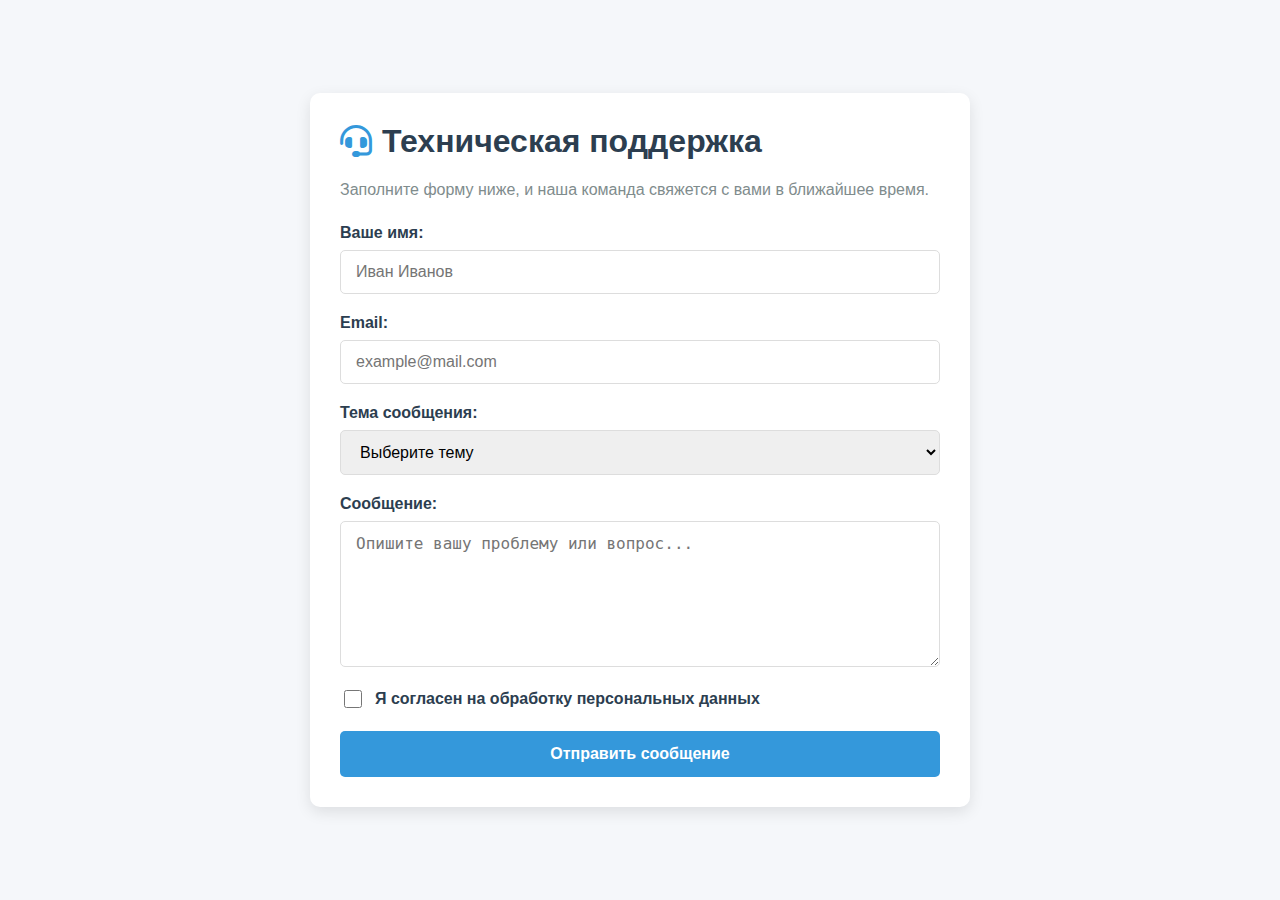
<file: index.html>
<!DOCTYPE html>
<html lang="ru">
<head>
    <meta charset="UTF-8">
    <meta name="viewport" content="width=device-width, initial-scale=1.0">
    <title>Техподдержка</title>
    <link rel="stylesheet" href="styles.css">
    <link rel="stylesheet" href="https://cdnjs.cloudflare.com/ajax/libs/font-awesome/6.0.0-beta3/css/all.min.css">
</head>
<body>
    <div class="support-container">
        <h1><i class="fas fa-headset"></i> Техническая поддержка</h1>
        <p>Заполните форму ниже, и наша команда свяжется с вами в ближайшее время.</p>
        
        <form id="supportForm" class="support-form">
            <div class="form-group">
                <label for="name">Ваше имя:</label>
                <input type="text" id="name" name="name" required placeholder="Иван Иванов">
            </div>
            
            <div class="form-group">
                <label for="email">Email:</label>
                <input type="email" id="email" name="email" required placeholder="example@mail.com">
            </div>
            <div class="form-group">
                <label for="subject">Тема сообщения:</label>
                <select id="subject" name="subject" required>
                    <option value="" disabled selected>Выберите тему</option>
                    <option value="Техническая проблема">Техническая проблема</option>
                    <option value="Вопрос по функционалу">Вопрос по функционалу</option>
                    <option value="Предложение по улучшению">Предложение по улучшению</option>
                    <option value="Другое">Другое</option>
                </select>
            </div>
            
            <div class="form-group">
                <label for="message">Сообщение:</label>
                <textarea id="message" name="message" rows="5" required placeholder="Опишите вашу проблему или вопрос..."></textarea>
            </div>
            
            <div class="form-group">
                <label class="checkbox-label">
                    <input type="checkbox" id="agree" name="agree" required>
                    <span>Я согласен на обработку персональных данных</span>
                </label>
            </div>
            
            <button type="submit" class="submit-btn">Отправить сообщение</button>
        </form>
        
        <div id="successMessage" class="success-message hidden">
            <i class="fas fa-check-circle"></i>
            <h2>Спасибо за ваше сообщение!</h2>
            <p>Мы получили ваш запрос и свяжемся с вами в ближайшее время.</p>
            <button id="newMessageBtn" class="new-message-btn">Отправить новое сообщение</button>
        </div>
    </div>
    
    <script src="script.js"></script>
</body>
</html>
</file>
<file: styles.css>
body {
    font-family: 'Segoe UI', Tahoma, Geneva, Verdana, sans-serif;
    background-color: #f5f7fa;
    margin: 0;
    padding: 0;
    display: flex;
    justify-content: center;
    align-items: center;
    min-height: 100vh;
    color: #333;
}

.support-container {
    background-color: white;
    border-radius: 10px;
    box-shadow: 0 5px 15px rgba(0, 0, 0, 0.1);
    padding: 30px;
    width: 100%;
    max-width: 600px;
    margin: 20px;
}

.support-container h1 {
    color: #2c3e50;
    margin-top: 0;
    display: flex;
    align-items: center;
    gap: 10px;
}

.support-container h1 i {
    color: #3498db;
}

.support-container p {
    color: #7f8c8d;
    margin-bottom: 25px;
}

.support-form {
    display: flex;
    flex-direction: column;
    gap: 20px;
}

.form-group {
    display: flex;
    flex-direction: column;
    gap: 8px;
}

.form-group label {
    font-weight: 600;
    color: #2c3e50;
}

.form-group input,
.form-group select,
.form-group textarea {
    padding: 12px 15px;
    border: 1px solid #ddd;
    border-radius: 5px;
    font-size: 16px;
    transition: border-color 0.3s;
}

.form-group input:focus,
.form-group select:focus,
.form-group textarea:focus {
    border-color: #3498db;
    outline: none;
}

.form-group textarea {
    resize: vertical;
    min-height: 120px;
}

.checkbox-label {
    display: flex;
    align-items: center;
    gap: 10px;
    cursor: pointer;
    user-select: none;
}

.checkbox-label input {
    width: 18px;
    height: 18px;
    cursor: pointer;
}

.submit-btn {
    background-color: #3498db;
    color: white;
    border: none;
    padding: 14px;
    border-radius: 5px;
    font-size: 16px;
    font-weight: 600;
    cursor: pointer;
    transition: background-color 0.3s;
}

.submit-btn:hover {
    background-color: #2980b9;
}

.success-message {
    text-align: center;
    padding: 30px;
}

.success-message i {
    font-size: 50px;
    color: #2ecc71;
    margin-bottom: 20px;
}

.success-message h2 {
    color: #2c3e50;
    margin-bottom: 10px;
}

.success-message p {
    color: #7f8c8d;
    margin-bottom: 25px;
}

.new-message-btn {
    background-color: #2ecc71;
    color: white;
    border: none;
    padding: 12px 20px;
    border-radius: 5px;
    font-size: 16px;
    cursor: pointer;
    transition: background-color 0.3s;
}

.new-message-btn:hover {
    background-color: #27ae60;
}

.hidden {
    display: none;
}

@media (max-width: 480px) {
    .support-container {
        padding: 20px;
        margin: 10px;
    }
    
    .support-container h1 {
        font-size: 24px;
    }
}
</file>
